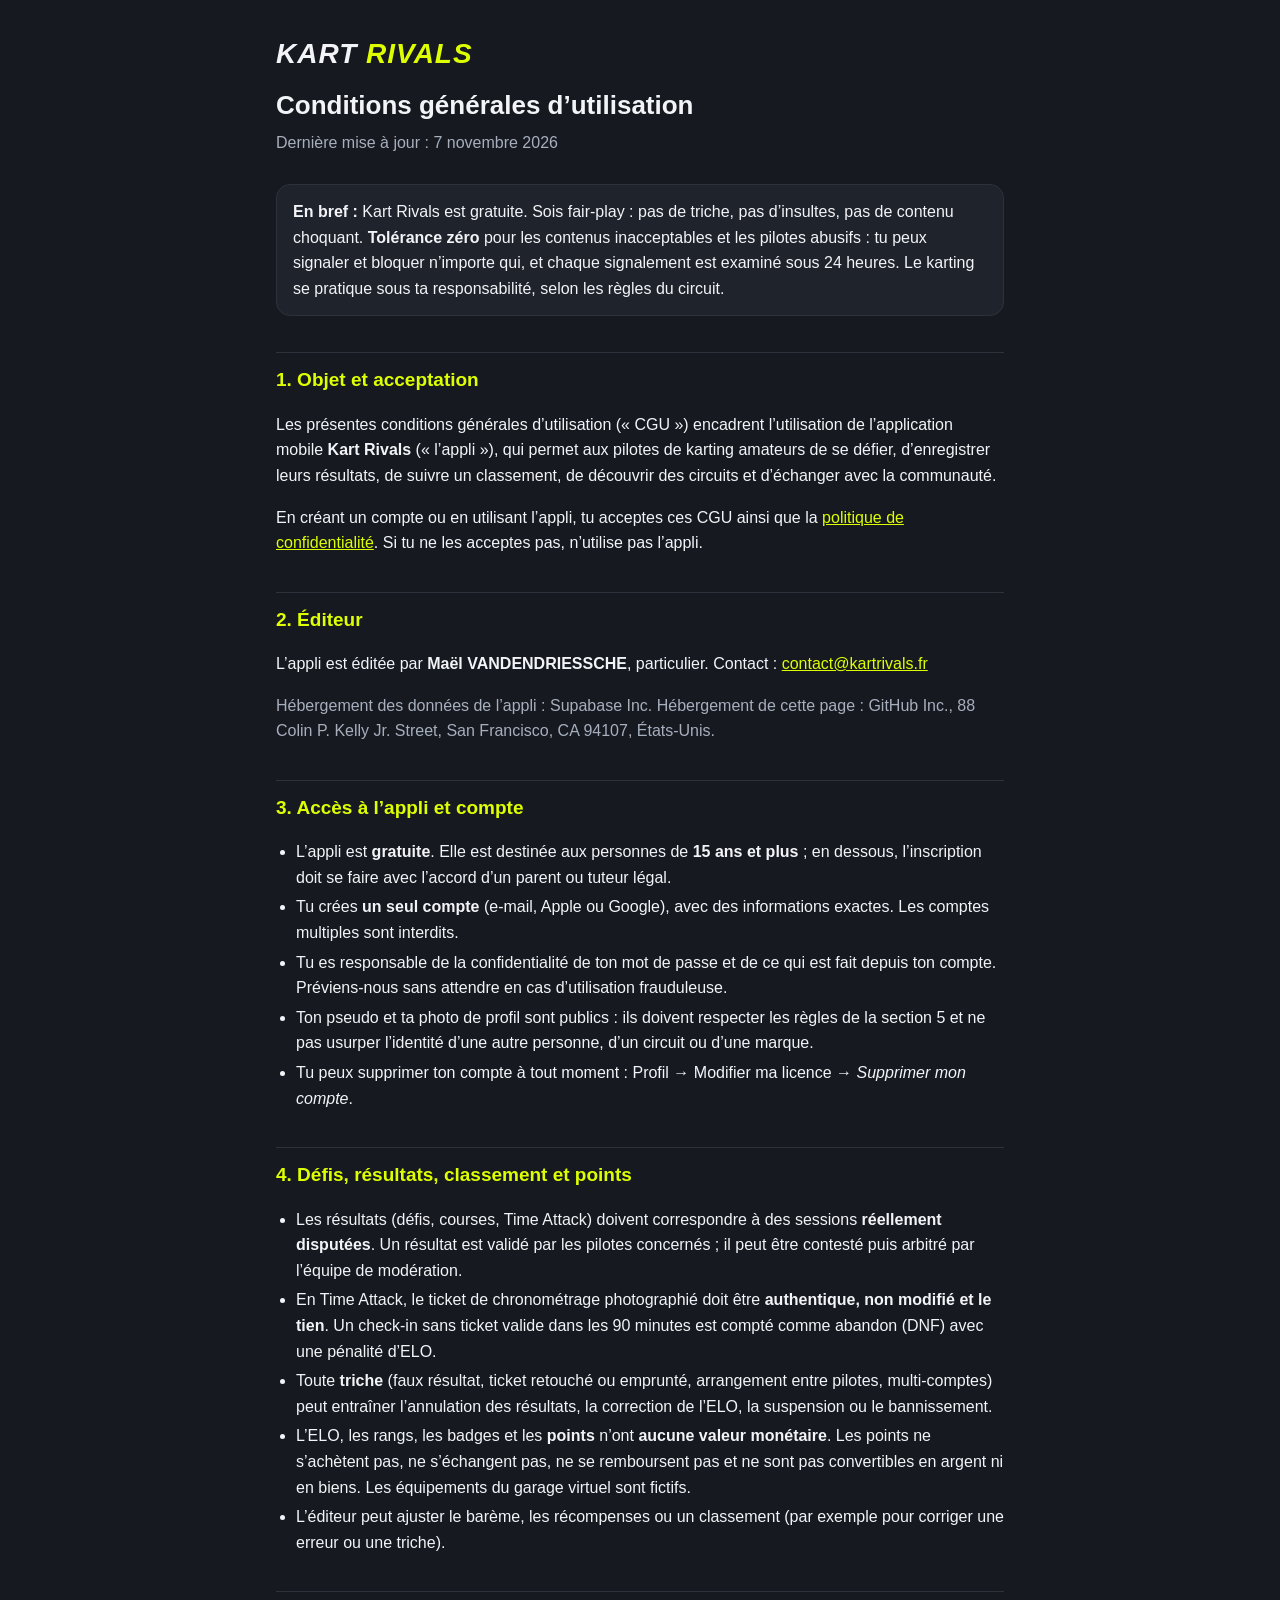
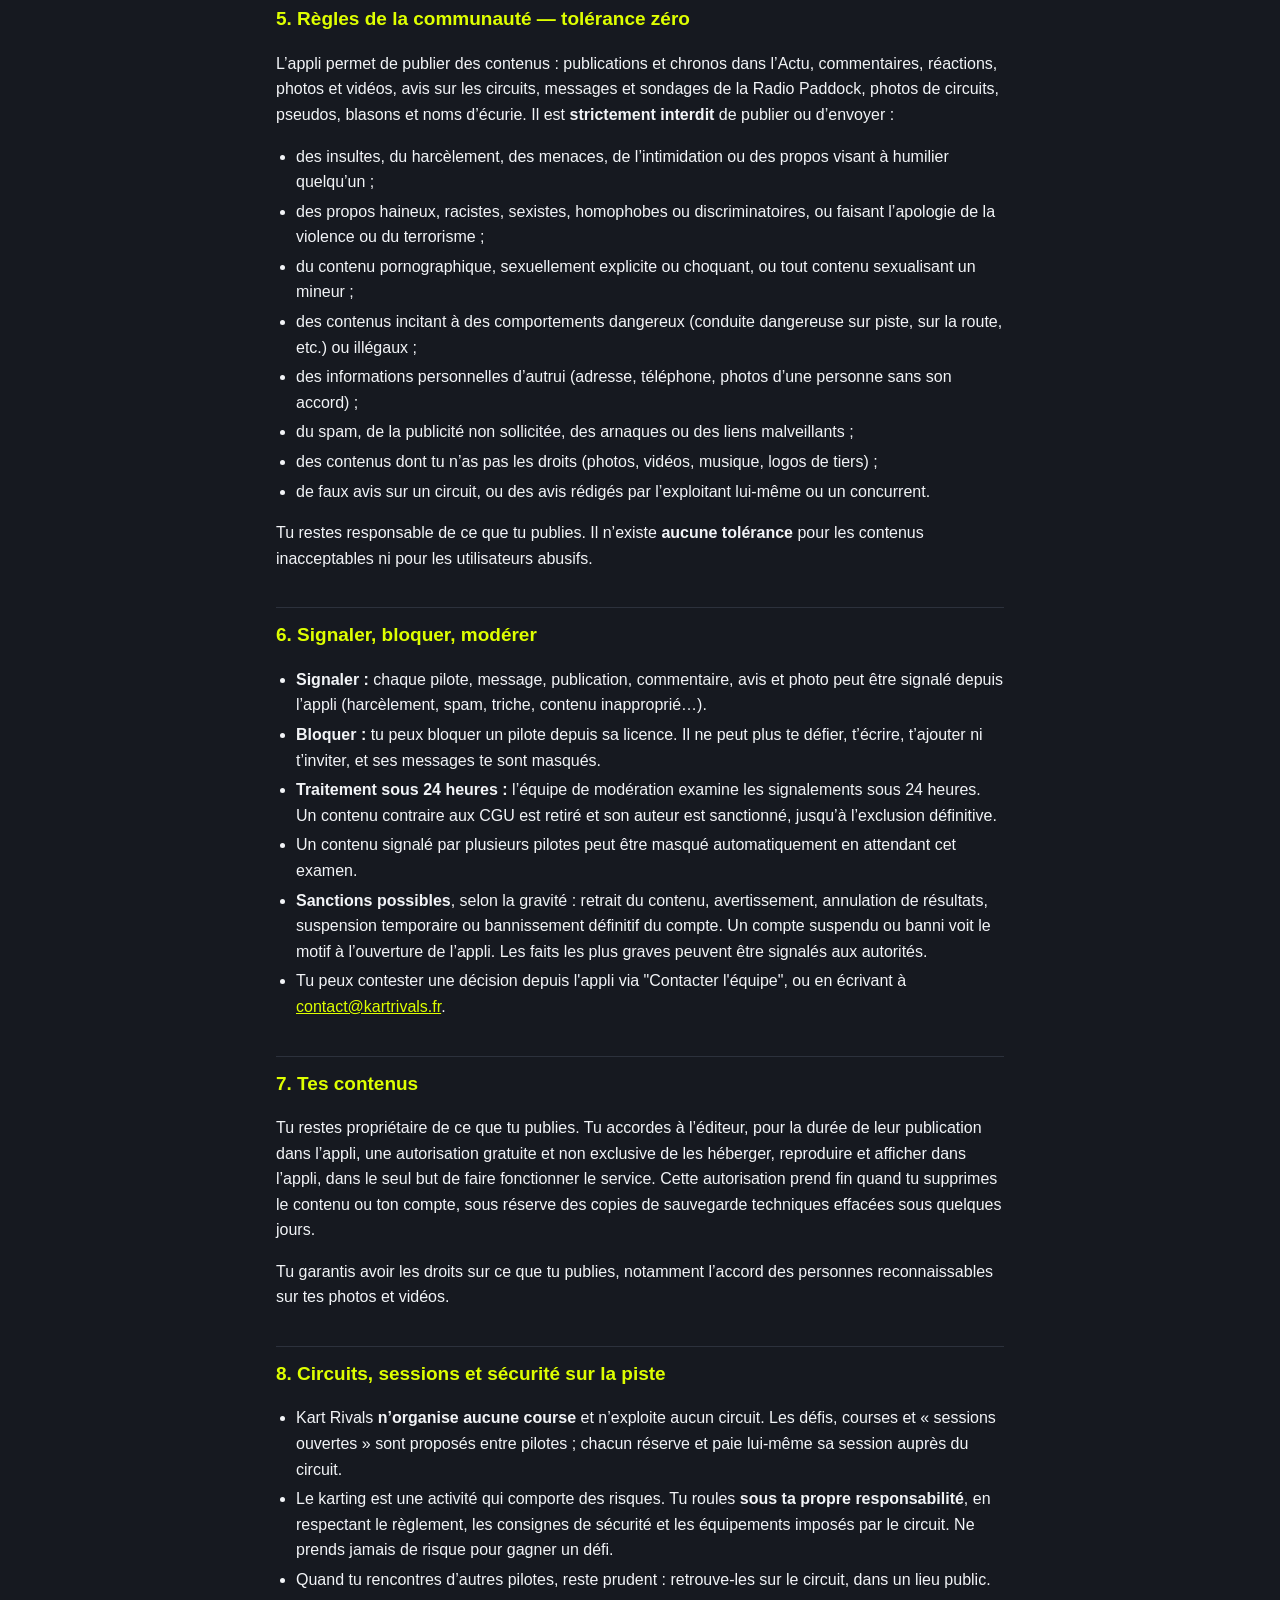
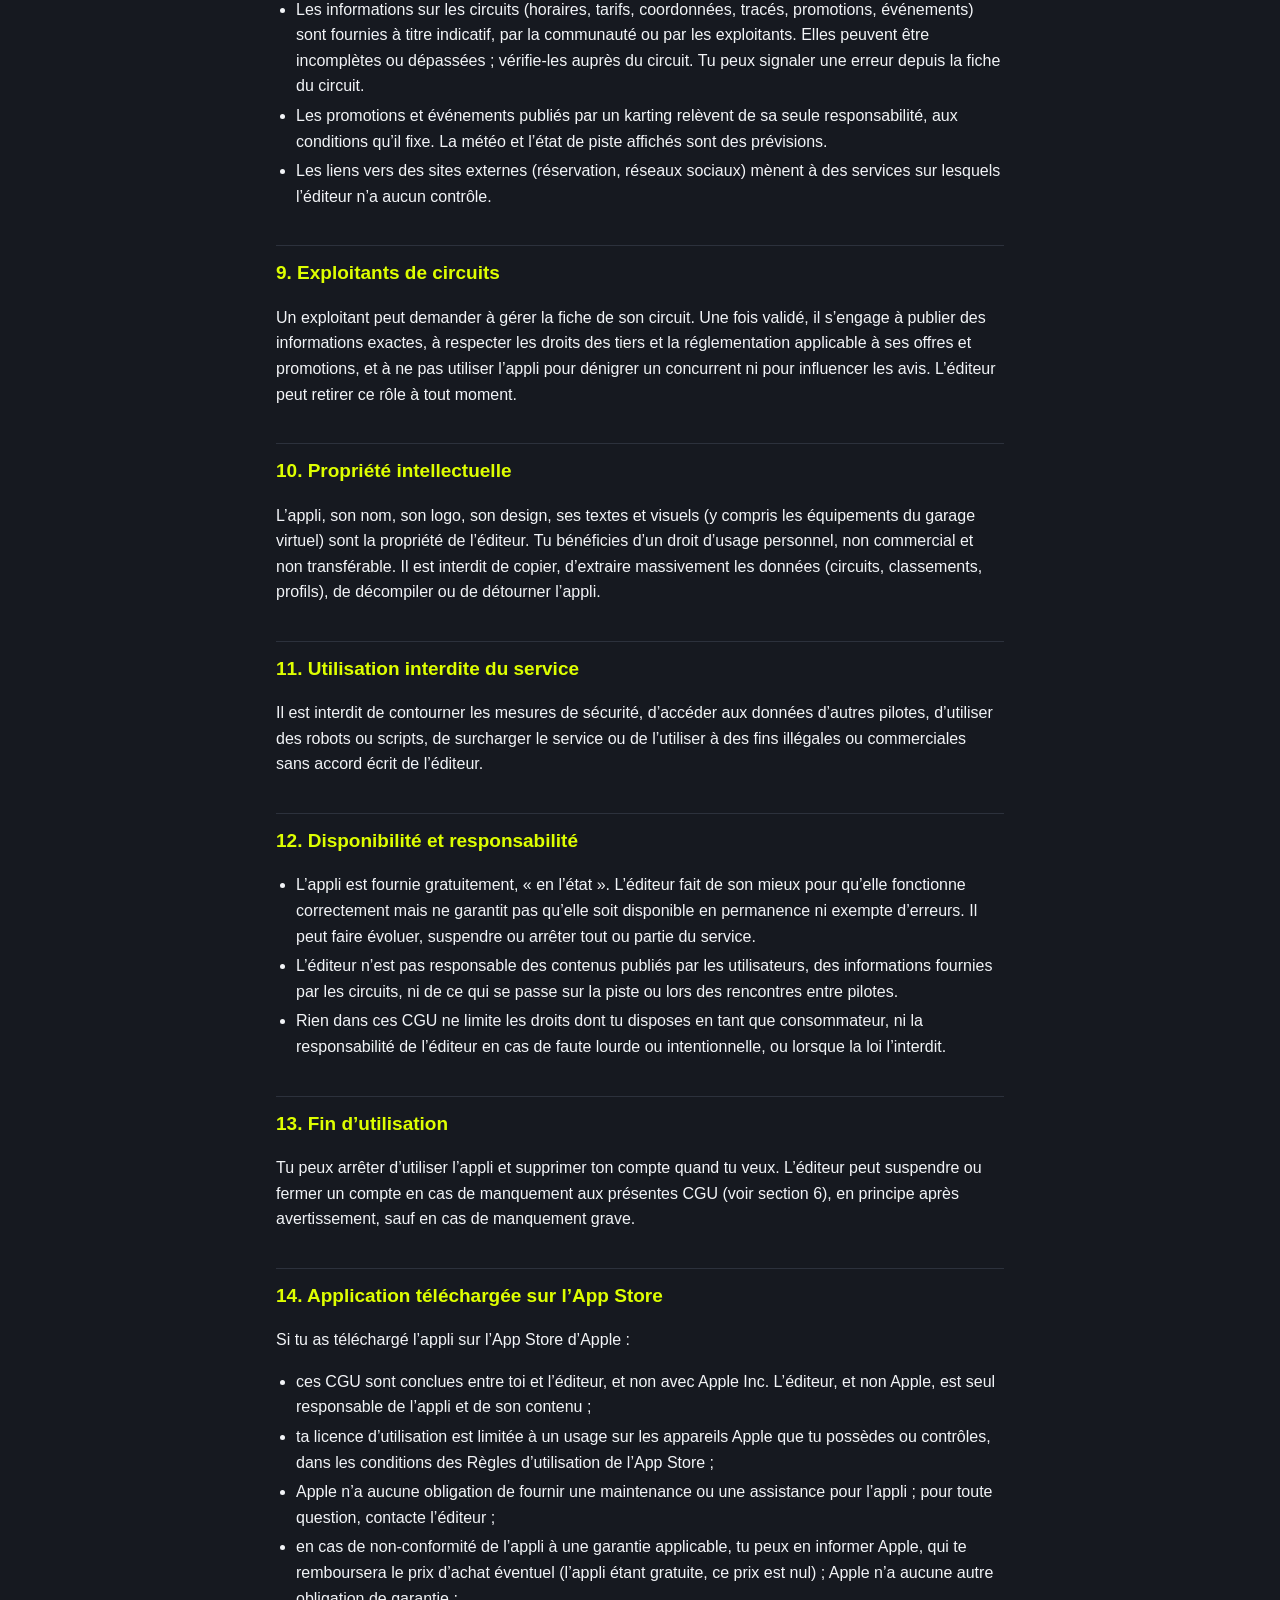
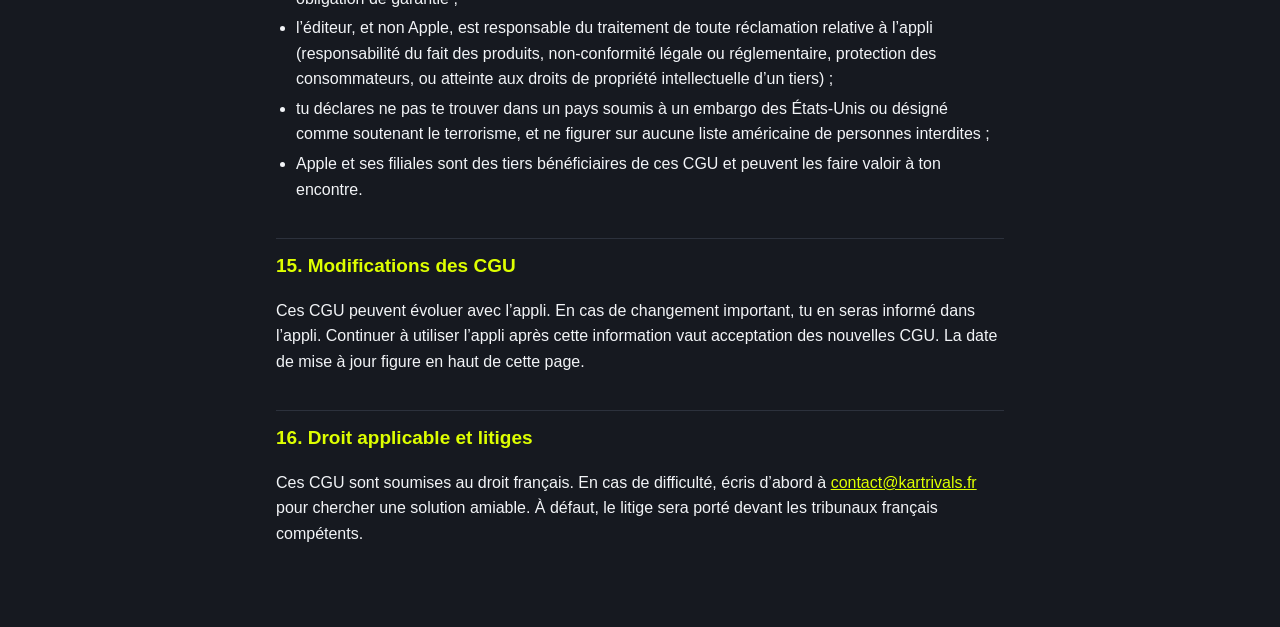
<file: public/cgu.html>
<!doctype html>
<html lang="fr">
<head>
  <meta charset="utf-8" />
  <meta name="viewport" content="width=device-width, initial-scale=1" />
  <title>Conditions d’utilisation · Kart Rivals</title>
  <meta name="description" content="Conditions générales d’utilisation de l’application Kart Rivals." />
  <style>
    :root { --night: #161920; --surface: #1f232c; --border: #2c313c; --text: #f2f4f7; --muted: #a7afbd; --volt: #deff00; }
    * { box-sizing: border-box; }
    body { margin: 0; background: var(--night); color: var(--text); font: 16px/1.6 -apple-system, BlinkMacSystemFont, "Segoe UI", Roboto, sans-serif; }
    main { max-width: 760px; margin: 0 auto; padding: 32px 16px 64px; }
    header { margin-bottom: 28px; }
    .brand { font-size: 28px; font-weight: 900; font-style: italic; letter-spacing: 1px; margin: 0; }
    .brand b { color: var(--volt); }
    h1 { font-size: 26px; margin: 8px 0 4px; }
    .updated { color: var(--muted); margin: 0; }
    h2 { font-size: 19px; margin: 36px 0 10px; padding-top: 12px; border-top: 1px solid var(--border); color: var(--volt); }
    h3 { font-size: 16px; margin: 20px 0 6px; }
    p, li { color: var(--text); }
    .muted { color: var(--muted); }
    ul { padding-left: 20px; }
    li { margin: 4px 0; }
    a { color: var(--volt); }
    .box { background: var(--surface); border: 1px solid var(--border); border-radius: 14px; padding: 14px 16px; margin: 14px 0; }
  </style>
<link rel="icon" href="/favicon.ico?v=20261030" sizes="48x48">
<link rel="icon" href="/favicon.svg?v=20261030" type="image/svg+xml">
<link rel="apple-touch-icon" href="/apple-touch-icon.png?v=20261030">
<link rel="manifest" href="/site.webmanifest?v=20261030">
<meta name="theme-color" content="#111418">

</head>
<body>
<main>
  <header>
    <p class="brand">KART <b>RIVALS</b></p>
    <h1>Conditions générales d’utilisation</h1>
    <p class="updated">Dernière mise à jour : 7 novembre 2026</p>
  </header>

  <div class="box">
    <strong>En bref :</strong> Kart Rivals est gratuite. Sois fair-play : pas de triche, pas d’insultes, pas de
    contenu choquant. <strong>Tolérance zéro</strong> pour les contenus inacceptables et les pilotes abusifs : tu
    peux signaler et bloquer n’importe qui, et chaque signalement est examiné sous 24 heures. Le karting se pratique
    sous ta responsabilité, selon les règles du circuit.
  </div>

  <h2>1. Objet et acceptation</h2>
  <p>
    Les présentes conditions générales d’utilisation (« CGU ») encadrent l’utilisation de l’application mobile
    <strong>Kart Rivals</strong> (« l’appli »), qui permet aux pilotes de karting amateurs de se défier, d’enregistrer
    leurs résultats, de suivre un classement, de découvrir des circuits et d’échanger avec la communauté.
  </p>
  <p>
    En créant un compte ou en utilisant l’appli, tu acceptes ces CGU ainsi que la
    <a href="confidentialite.html">politique de confidentialité</a>. Si tu ne les acceptes pas, n’utilise pas l’appli.
  </p>

  <h2>2. Éditeur</h2>
  <p>
    L’appli est éditée par <strong>Maël VANDENDRIESSCHE</strong>, particulier.
    Contact : <a href="mailto:contact@kartrivals.fr">contact@kartrivals.fr</a>
  </p>
  <p class="muted">
    Hébergement des données de l’appli : Supabase Inc. Hébergement de cette page : GitHub Inc., 88 Colin P. Kelly
    Jr. Street, San Francisco, CA 94107, États-Unis.
  </p>

  <h2>3. Accès à l’appli et compte</h2>
  <ul>
    <li>L’appli est <strong>gratuite</strong>. Elle est destinée aux personnes de <strong>15 ans et plus</strong> ; en dessous, l’inscription doit se faire avec l’accord d’un parent ou tuteur légal.</li>
    <li>Tu crées <strong>un seul compte</strong> (e-mail, Apple ou Google), avec des informations exactes. Les comptes multiples sont interdits.</li>
    <li>Tu es responsable de la confidentialité de ton mot de passe et de ce qui est fait depuis ton compte. Préviens-nous sans attendre en cas d’utilisation frauduleuse.</li>
    <li>Ton pseudo et ta photo de profil sont publics : ils doivent respecter les règles de la section 5 et ne pas usurper l’identité d’une autre personne, d’un circuit ou d’une marque.</li>
    <li>Tu peux supprimer ton compte à tout moment : Profil → Modifier ma licence → <em>Supprimer mon compte</em>.</li>
  </ul>

  <h2>4. Défis, résultats, classement et points</h2>
  <ul>
    <li>Les résultats (défis, courses, Time Attack) doivent correspondre à des sessions <strong>réellement disputées</strong>. Un résultat est validé par les pilotes concernés ; il peut être contesté puis arbitré par l’équipe de modération.</li>
    <li>En Time Attack, le ticket de chronométrage photographié doit être <strong>authentique, non modifié et le tien</strong>. Un check-in sans ticket valide dans les 90 minutes est compté comme abandon (DNF) avec une pénalité d’ELO.</li>
    <li>Toute <strong>triche</strong> (faux résultat, ticket retouché ou emprunté, arrangement entre pilotes, multi-comptes) peut entraîner l’annulation des résultats, la correction de l’ELO, la suspension ou le bannissement.</li>
    <li>L’ELO, les rangs, les badges et les <strong>points</strong> n’ont <strong>aucune valeur monétaire</strong>. Les points ne s’achètent pas, ne s’échangent pas, ne se remboursent pas et ne sont pas convertibles en argent ni en biens. Les équipements du garage virtuel sont fictifs.</li>
    <li>L’éditeur peut ajuster le barème, les récompenses ou un classement (par exemple pour corriger une erreur ou une triche).</li>
  </ul>

  <h2>5. Règles de la communauté — tolérance zéro</h2>
  <p>
    L’appli permet de publier des contenus : publications et chronos dans l’Actu, commentaires, réactions, photos et
    vidéos, avis sur les circuits, messages et sondages de la Radio Paddock, photos de circuits, pseudos, blasons et
    noms d’écurie. Il est <strong>strictement interdit</strong> de publier ou d’envoyer :
  </p>
  <ul>
    <li>des insultes, du harcèlement, des menaces, de l’intimidation ou des propos visant à humilier quelqu’un ;</li>
    <li>des propos haineux, racistes, sexistes, homophobes ou discriminatoires, ou faisant l’apologie de la violence ou du terrorisme ;</li>
    <li>du contenu pornographique, sexuellement explicite ou choquant, ou tout contenu sexualisant un mineur ;</li>
    <li>des contenus incitant à des comportements dangereux (conduite dangereuse sur piste, sur la route, etc.) ou illégaux ;</li>
    <li>des informations personnelles d’autrui (adresse, téléphone, photos d’une personne sans son accord) ;</li>
    <li>du spam, de la publicité non sollicitée, des arnaques ou des liens malveillants ;</li>
    <li>des contenus dont tu n’as pas les droits (photos, vidéos, musique, logos de tiers) ;</li>
    <li>de faux avis sur un circuit, ou des avis rédigés par l’exploitant lui-même ou un concurrent.</li>
  </ul>
  <p>
    Tu restes responsable de ce que tu publies. Il n’existe <strong>aucune tolérance</strong> pour les contenus
    inacceptables ni pour les utilisateurs abusifs.
  </p>

  <h2>6. Signaler, bloquer, modérer</h2>
  <ul>
    <li><strong>Signaler :</strong> chaque pilote, message, publication, commentaire, avis et photo peut être signalé depuis l’appli (harcèlement, spam, triche, contenu inapproprié…).</li>
    <li><strong>Bloquer :</strong> tu peux bloquer un pilote depuis sa licence. Il ne peut plus te défier, t’écrire, t’ajouter ni t’inviter, et ses messages te sont masqués.</li>
    <li><strong>Traitement sous 24 heures :</strong> l’équipe de modération examine les signalements sous 24 heures. Un contenu contraire aux CGU est retiré et son auteur est sanctionné, jusqu’à l’exclusion définitive.</li>
    <li>Un contenu signalé par plusieurs pilotes peut être masqué automatiquement en attendant cet examen.</li>
    <li><strong>Sanctions possibles</strong>, selon la gravité : retrait du contenu, avertissement, annulation de résultats, suspension temporaire ou bannissement définitif du compte. Un compte suspendu ou banni voit le motif à l’ouverture de l’appli. Les faits les plus graves peuvent être signalés aux autorités.</li>
    <li>Tu peux contester une décision depuis l'appli via "Contacter l'équipe", ou en écrivant à <a href="mailto:contact@kartrivals.fr">contact@kartrivals.fr</a>.</li>
  </ul>

  <h2>7. Tes contenus</h2>
  <p>
    Tu restes propriétaire de ce que tu publies. Tu accordes à l’éditeur, pour la durée de leur publication dans
    l’appli, une autorisation gratuite et non exclusive de les héberger, reproduire et afficher dans l’appli, dans le
    seul but de faire fonctionner le service. Cette autorisation prend fin quand tu supprimes le contenu ou ton
    compte, sous réserve des copies de sauvegarde techniques effacées sous quelques jours.
  </p>
  <p>
    Tu garantis avoir les droits sur ce que tu publies, notamment l’accord des personnes reconnaissables sur tes
    photos et vidéos.
  </p>

  <h2>8. Circuits, sessions et sécurité sur la piste</h2>
  <ul>
    <li>Kart Rivals <strong>n’organise aucune course</strong> et n’exploite aucun circuit. Les défis, courses et « sessions ouvertes » sont proposés entre pilotes ; chacun réserve et paie lui-même sa session auprès du circuit.</li>
    <li>Le karting est une activité qui comporte des risques. Tu roules <strong>sous ta propre responsabilité</strong>, en respectant le règlement, les consignes de sécurité et les équipements imposés par le circuit. Ne prends jamais de risque pour gagner un défi.</li>
    <li>Quand tu rencontres d’autres pilotes, reste prudent : retrouve-les sur le circuit, dans un lieu public.</li>
    <li>Les informations sur les circuits (horaires, tarifs, coordonnées, tracés, promotions, événements) sont fournies à titre indicatif, par la communauté ou par les exploitants. Elles peuvent être incomplètes ou dépassées ; vérifie-les auprès du circuit. Tu peux signaler une erreur depuis la fiche du circuit.</li>
    <li>Les promotions et événements publiés par un karting relèvent de sa seule responsabilité, aux conditions qu’il fixe. La météo et l’état de piste affichés sont des prévisions.</li>
    <li>Les liens vers des sites externes (réservation, réseaux sociaux) mènent à des services sur lesquels l’éditeur n’a aucun contrôle.</li>
  </ul>

  <h2>9. Exploitants de circuits</h2>
  <p>
    Un exploitant peut demander à gérer la fiche de son circuit. Une fois validé, il s’engage à publier des
    informations exactes, à respecter les droits des tiers et la réglementation applicable à ses offres et
    promotions, et à ne pas utiliser l’appli pour dénigrer un concurrent ni pour influencer les avis. L’éditeur peut
    retirer ce rôle à tout moment.
  </p>

  <h2>10. Propriété intellectuelle</h2>
  <p>
    L’appli, son nom, son logo, son design, ses textes et visuels (y compris les équipements du garage virtuel) sont
    la propriété de l’éditeur. Tu bénéficies d’un droit d’usage personnel, non commercial et non transférable. Il est
    interdit de copier, d’extraire massivement les données (circuits, classements, profils), de décompiler ou de
    détourner l’appli.
  </p>

  <h2>11. Utilisation interdite du service</h2>
  <p>
    Il est interdit de contourner les mesures de sécurité, d’accéder aux données d’autres pilotes, d’utiliser des
    robots ou scripts, de surcharger le service ou de l’utiliser à des fins illégales ou commerciales sans accord
    écrit de l’éditeur.
  </p>

  <h2>12. Disponibilité et responsabilité</h2>
  <ul>
    <li>L’appli est fournie gratuitement, « en l’état ». L’éditeur fait de son mieux pour qu’elle fonctionne correctement mais ne garantit pas qu’elle soit disponible en permanence ni exempte d’erreurs. Il peut faire évoluer, suspendre ou arrêter tout ou partie du service.</li>
    <li>L’éditeur n’est pas responsable des contenus publiés par les utilisateurs, des informations fournies par les circuits, ni de ce qui se passe sur la piste ou lors des rencontres entre pilotes.</li>
    <li>Rien dans ces CGU ne limite les droits dont tu disposes en tant que consommateur, ni la responsabilité de l’éditeur en cas de faute lourde ou intentionnelle, ou lorsque la loi l’interdit.</li>
  </ul>

  <h2>13. Fin d’utilisation</h2>
  <p>
    Tu peux arrêter d’utiliser l’appli et supprimer ton compte quand tu veux. L’éditeur peut suspendre ou fermer un
    compte en cas de manquement aux présentes CGU (voir section 6), en principe après avertissement, sauf en cas de
    manquement grave.
  </p>

  <h2>14. Application téléchargée sur l’App Store</h2>
  <p>Si tu as téléchargé l’appli sur l’App Store d’Apple :</p>
  <ul>
    <li>ces CGU sont conclues entre toi et l’éditeur, et non avec Apple Inc. L’éditeur, et non Apple, est seul responsable de l’appli et de son contenu ;</li>
    <li>ta licence d’utilisation est limitée à un usage sur les appareils Apple que tu possèdes ou contrôles, dans les conditions des Règles d’utilisation de l’App Store ;</li>
    <li>Apple n’a aucune obligation de fournir une maintenance ou une assistance pour l’appli ; pour toute question, contacte l’éditeur ;</li>
    <li>en cas de non-conformité de l’appli à une garantie applicable, tu peux en informer Apple, qui te remboursera le prix d’achat éventuel (l’appli étant gratuite, ce prix est nul) ; Apple n’a aucune autre obligation de garantie ;</li>
    <li>l’éditeur, et non Apple, est responsable du traitement de toute réclamation relative à l’appli (responsabilité du fait des produits, non-conformité légale ou réglementaire, protection des consommateurs, ou atteinte aux droits de propriété intellectuelle d’un tiers) ;</li>
    <li>tu déclares ne pas te trouver dans un pays soumis à un embargo des États-Unis ou désigné comme soutenant le terrorisme, et ne figurer sur aucune liste américaine de personnes interdites ;</li>
    <li>Apple et ses filiales sont des tiers bénéficiaires de ces CGU et peuvent les faire valoir à ton encontre.</li>
  </ul>

  <h2>15. Modifications des CGU</h2>
  <p>
    Ces CGU peuvent évoluer avec l’appli. En cas de changement important, tu en seras informé dans l’appli. Continuer
    à utiliser l’appli après cette information vaut acceptation des nouvelles CGU. La date de mise à jour figure en
    haut de cette page.
  </p>

  <h2>16. Droit applicable et litiges</h2>
  <p>
    Ces CGU sont soumises au droit français. En cas de difficulté, écris d’abord à
    <a href="mailto:contact@kartrivals.fr">contact@kartrivals.fr</a> pour chercher une solution amiable. À défaut,
    le litige sera porté devant les tribunaux français compétents.
  </p>
</main>
</body>
</html>
</file>
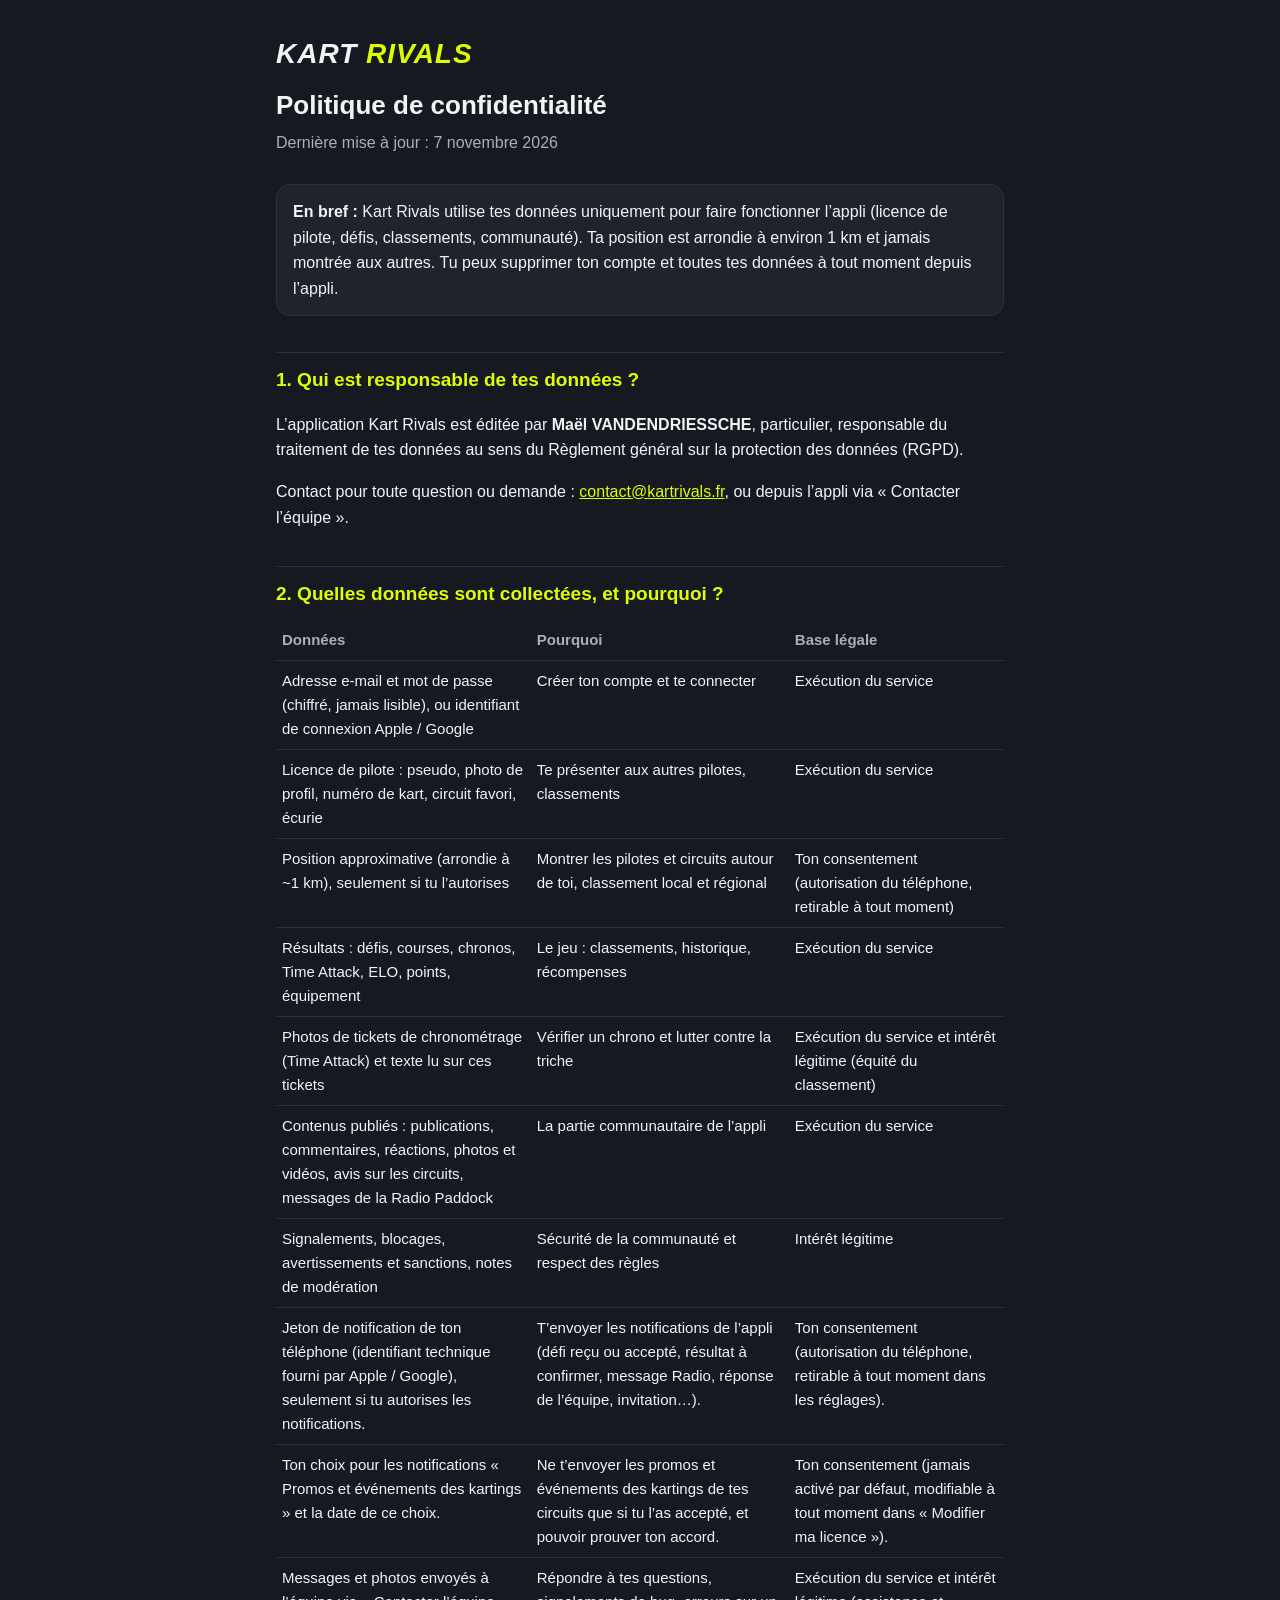
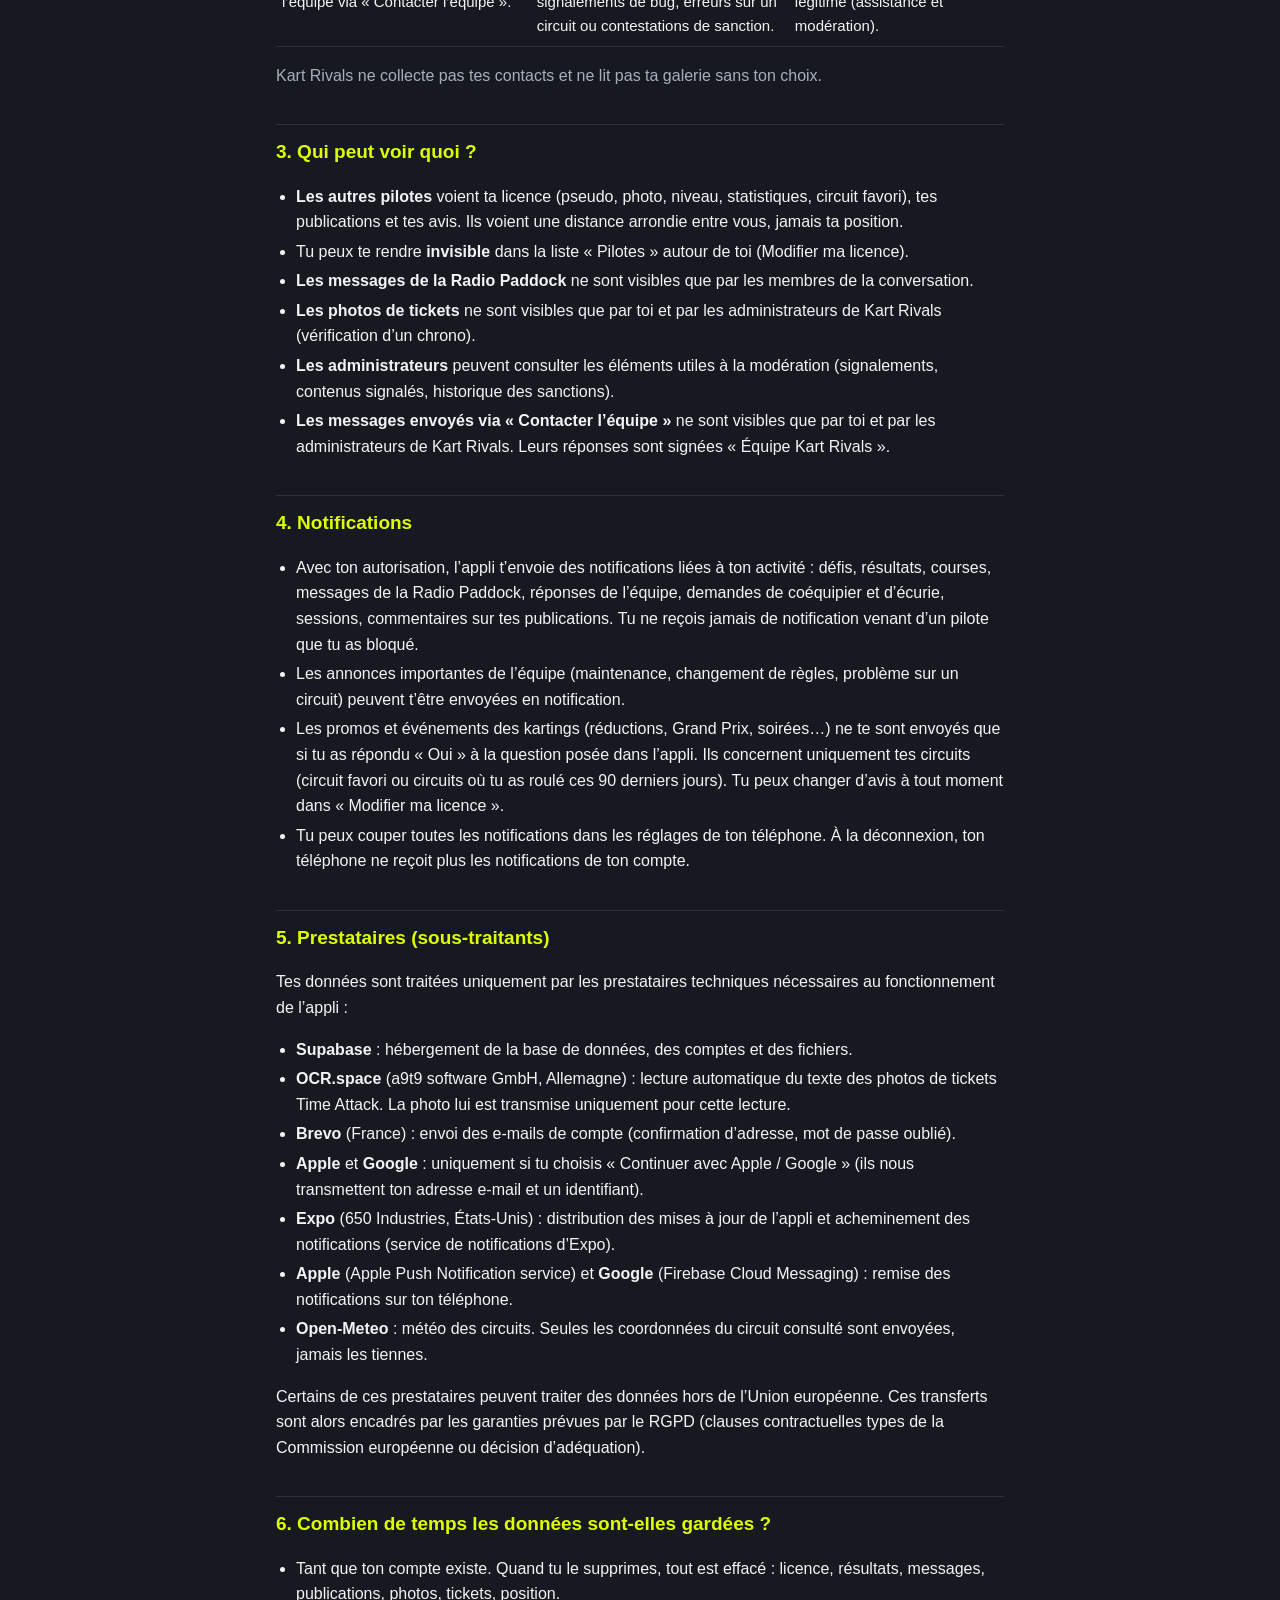
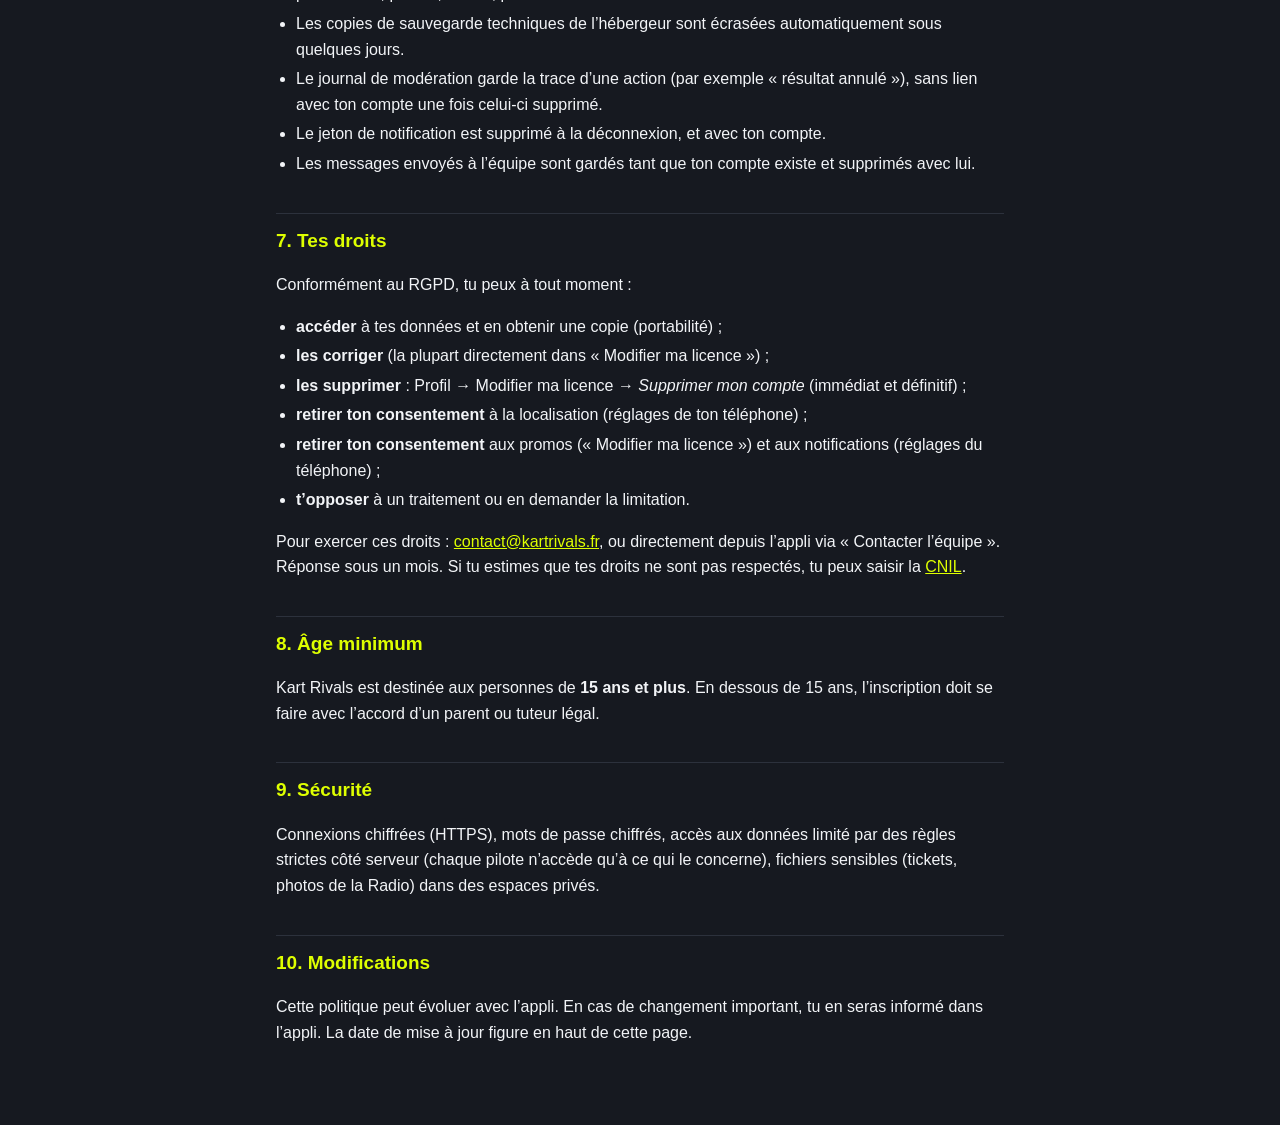
<file: public/confidentialite.html>
<!doctype html>
<html lang="fr">
<head>
  <meta charset="utf-8" />
  <meta name="viewport" content="width=device-width, initial-scale=1" />
  <title>Confidentialité · Kart Rivals</title>
  <meta name="description" content="Politique de confidentialité de l’application Kart Rivals." />
  <style>
    :root { --night: #161920; --surface: #1f232c; --border: #2c313c; --text: #f2f4f7; --muted: #a7afbd; --volt: #deff00; }
    * { box-sizing: border-box; }
    body { margin: 0; background: var(--night); color: var(--text); font: 16px/1.6 -apple-system, BlinkMacSystemFont, "Segoe UI", Roboto, sans-serif; }
    main { max-width: 760px; margin: 0 auto; padding: 32px 16px 64px; }
    header { margin-bottom: 28px; }
    .brand { font-size: 28px; font-weight: 900; font-style: italic; letter-spacing: 1px; margin: 0; }
    .brand b { color: var(--volt); }
    h1 { font-size: 26px; margin: 8px 0 4px; }
    .updated { color: var(--muted); margin: 0; }
    h2 { font-size: 19px; margin: 36px 0 10px; padding-top: 12px; border-top: 1px solid var(--border); color: var(--volt); }
    h3 { font-size: 16px; margin: 20px 0 6px; }
    p, li { color: var(--text); }
    .muted { color: var(--muted); }
    ul { padding-left: 20px; }
    li { margin: 4px 0; }
    a { color: var(--volt); }
    .box { background: var(--surface); border: 1px solid var(--border); border-radius: 14px; padding: 14px 16px; margin: 14px 0; }
    table { width: 100%; border-collapse: collapse; margin: 10px 0; font-size: 15px; }
    th, td { text-align: left; vertical-align: top; padding: 8px 6px; border-bottom: 1px solid var(--border); }
    th { color: var(--muted); font-weight: 600; }
    @media (max-width: 520px) { table, thead, tbody, tr, th, td { display: block; } thead { display: none; } td { border: 0; padding: 2px 0; } tr { border-bottom: 1px solid var(--border); padding: 8px 0; } td:first-child { font-weight: 700; } }
  </style>
<link rel="icon" href="/favicon.ico?v=20261030" sizes="48x48">
<link rel="icon" href="/favicon.svg?v=20261030" type="image/svg+xml">
<link rel="apple-touch-icon" href="/apple-touch-icon.png?v=20261030">
<link rel="manifest" href="/site.webmanifest?v=20261030">
<meta name="theme-color" content="#111418">

</head>
<body>
<main>
  <header>
    <p class="brand">KART <b>RIVALS</b></p>
    <h1>Politique de confidentialité</h1>
    <p class="updated">Dernière mise à jour : 7 novembre 2026</p>
  </header>

  <div class="box">
    <strong>En bref :</strong> Kart Rivals utilise tes données uniquement pour faire fonctionner l’appli (licence de
    pilote, défis, classements, communauté). Ta
    position est arrondie à environ 1 km et jamais montrée aux autres. Tu peux supprimer ton compte et toutes tes
    données à tout moment depuis l’appli.
  </div>

  <h2>1. Qui est responsable de tes données ?</h2>
  <p>
    L’application Kart Rivals est éditée par <strong>Maël VANDENDRIESSCHE</strong>, particulier, responsable du
    traitement de tes données au sens du Règlement général sur la protection des données (RGPD).
  </p>
  <p>Contact pour toute question ou demande : <a href="mailto:contact@kartrivals.fr">contact@kartrivals.fr</a>, ou depuis l’appli via « Contacter l’équipe ».</p>

  <h2>2. Quelles données sont collectées, et pourquoi ?</h2>
  <table>
    <thead><tr><th>Données</th><th>Pourquoi</th><th>Base légale</th></tr></thead>
    <tbody>
      <tr>
        <td>Adresse e-mail et mot de passe (chiffré, jamais lisible), ou identifiant de connexion Apple / Google</td>
        <td>Créer ton compte et te connecter</td>
        <td>Exécution du service</td>
      </tr>
      <tr>
        <td>Licence de pilote : pseudo, photo de profil, numéro de kart, circuit favori, écurie</td>
        <td>Te présenter aux autres pilotes, classements</td>
        <td>Exécution du service</td>
      </tr>
      <tr>
        <td>Position approximative (arrondie à ~1 km), seulement si tu l’autorises</td>
        <td>Montrer les pilotes et circuits autour de toi, classement local et régional</td>
        <td>Ton consentement (autorisation du téléphone, retirable à tout moment)</td>
      </tr>
      <tr>
        <td>Résultats : défis, courses, chronos, Time Attack, ELO, points, équipement</td>
        <td>Le jeu : classements, historique, récompenses</td>
        <td>Exécution du service</td>
      </tr>
      <tr>
        <td>Photos de tickets de chronométrage (Time Attack) et texte lu sur ces tickets</td>
        <td>Vérifier un chrono et lutter contre la triche</td>
        <td>Exécution du service et intérêt légitime (équité du classement)</td>
      </tr>
      <tr>
        <td>Contenus publiés : publications, commentaires, réactions, photos et vidéos, avis sur les circuits, messages de la Radio Paddock</td>
        <td>La partie communautaire de l’appli</td>
        <td>Exécution du service</td>
      </tr>
      <tr>
        <td>Signalements, blocages, avertissements et sanctions, notes de modération</td>
        <td>Sécurité de la communauté et respect des règles</td>
        <td>Intérêt légitime</td>
      </tr>
      <tr>
        <td>Jeton de notification de ton téléphone (identifiant technique fourni par Apple / Google), seulement si tu autorises les notifications.</td>
        <td>T’envoyer les notifications de l’appli (défi reçu ou accepté, résultat à confirmer, message Radio, réponse de l’équipe, invitation…).</td>
        <td>Ton consentement (autorisation du téléphone, retirable à tout moment dans les réglages).</td>
      </tr>
      <tr>
        <td>Ton choix pour les notifications « Promos et événements des kartings » et la date de ce choix.</td>
        <td>Ne t’envoyer les promos et événements des kartings de tes circuits que si tu l’as accepté, et pouvoir prouver ton accord.</td>
        <td>Ton consentement (jamais activé par défaut, modifiable à tout moment dans « Modifier ma licence »).</td>
      </tr>
      <tr>
        <td>Messages et photos envoyés à l’équipe via « Contacter l’équipe ».</td>
        <td>Répondre à tes questions, signalements de bug, erreurs sur un circuit ou contestations de sanction.</td>
        <td>Exécution du service et intérêt légitime (assistance et modération).</td>
      </tr>
    </tbody>
  </table>
  <p class="muted">
    Kart Rivals ne collecte pas tes contacts et ne lit pas ta galerie sans ton choix.
  </p>

  <h2>3. Qui peut voir quoi ?</h2>
  <ul>
    <li><strong>Les autres pilotes</strong> voient ta licence (pseudo, photo, niveau, statistiques, circuit favori), tes publications et tes avis. Ils voient une distance arrondie entre vous, jamais ta position.</li>
    <li>Tu peux te rendre <strong>invisible</strong> dans la liste « Pilotes » autour de toi (Modifier ma licence).</li>
    <li><strong>Les messages de la Radio Paddock</strong> ne sont visibles que par les membres de la conversation.</li>
    <li><strong>Les photos de tickets</strong> ne sont visibles que par toi et par les administrateurs de Kart Rivals (vérification d’un chrono).</li>
    <li><strong>Les administrateurs</strong> peuvent consulter les éléments utiles à la modération (signalements, contenus signalés, historique des sanctions).</li>
    <li><strong>Les messages envoyés via « Contacter l’équipe »</strong> ne sont visibles que par toi et par les administrateurs de Kart Rivals. Leurs réponses sont signées « Équipe Kart Rivals ».</li>
  </ul>

  <h2>4. Notifications</h2>
  <ul>
    <li>Avec ton autorisation, l’appli t’envoie des notifications liées à ton activité : défis, résultats, courses, messages de la Radio Paddock, réponses de l’équipe, demandes de coéquipier et d’écurie, sessions, commentaires sur tes publications. Tu ne reçois jamais de notification venant d’un pilote que tu as bloqué.</li>
    <li>Les annonces importantes de l’équipe (maintenance, changement de règles, problème sur un circuit) peuvent t’être envoyées en notification.</li>
    <li>Les promos et événements des kartings (réductions, Grand Prix, soirées…) ne te sont envoyés que si tu as répondu « Oui » à la question posée dans l’appli. Ils concernent uniquement tes circuits (circuit favori ou circuits où tu as roulé ces 90 derniers jours). Tu peux changer d’avis à tout moment dans « Modifier ma licence ».</li>
    <li>Tu peux couper toutes les notifications dans les réglages de ton téléphone. À la déconnexion, ton téléphone ne reçoit plus les notifications de ton compte.</li>
  </ul>

  <h2>5. Prestataires (sous-traitants)</h2>
  <p>Tes données sont traitées uniquement par les prestataires techniques nécessaires au fonctionnement de l’appli :</p>
  <ul>
    <li><strong>Supabase</strong> : hébergement de la base de données, des comptes et des fichiers.</li>
    <li><strong>OCR.space</strong> (a9t9 software GmbH, Allemagne) : lecture automatique du texte des photos de tickets Time Attack. La photo lui est transmise uniquement pour cette lecture.</li>
    <li><strong>Brevo</strong> (France) : envoi des e-mails de compte (confirmation d’adresse, mot de passe oublié).</li>
    <li><strong>Apple</strong> et <strong>Google</strong> : uniquement si tu choisis « Continuer avec Apple / Google » (ils nous transmettent ton adresse e-mail et un identifiant).</li>
    <li><strong>Expo</strong> (650 Industries, États-Unis) : distribution des mises à jour de l’appli et acheminement des notifications (service de notifications d’Expo).</li>
    <li><strong>Apple</strong> (Apple Push Notification service) et <strong>Google</strong> (Firebase Cloud Messaging) : remise des notifications sur ton téléphone.</li>
    <li><strong>Open-Meteo</strong> : météo des circuits. Seules les coordonnées du circuit consulté sont envoyées, jamais les tiennes.</li>
  </ul>
  <p>
    Certains de ces prestataires peuvent traiter des données hors de l’Union européenne. Ces transferts sont alors
    encadrés par les garanties prévues par le RGPD (clauses contractuelles types de la Commission européenne ou
    décision d’adéquation).
  </p>

  <h2>6. Combien de temps les données sont-elles gardées ?</h2>
  <ul>
    <li>Tant que ton compte existe. Quand tu le supprimes, tout est effacé : licence, résultats, messages, publications, photos, tickets, position.</li>
    <li>Les copies de sauvegarde techniques de l’hébergeur sont écrasées automatiquement sous quelques jours.</li>
    <li>Le journal de modération garde la trace d’une action (par exemple « résultat annulé »), sans lien avec ton compte une fois celui-ci supprimé.</li>
    <li>Le jeton de notification est supprimé à la déconnexion, et avec ton compte.</li>
    <li>Les messages envoyés à l’équipe sont gardés tant que ton compte existe et supprimés avec lui.</li>
  </ul>

  <h2>7. Tes droits</h2>
  <p>Conformément au RGPD, tu peux à tout moment :</p>
  <ul>
    <li><strong>accéder</strong> à tes données et en obtenir une copie (portabilité) ;</li>
    <li><strong>les corriger</strong> (la plupart directement dans « Modifier ma licence ») ;</li>
    <li><strong>les supprimer</strong> : Profil → Modifier ma licence → <em>Supprimer mon compte</em> (immédiat et définitif) ;</li>
    <li><strong>retirer ton consentement</strong> à la localisation (réglages de ton téléphone) ;</li>
    <li><strong>retirer ton consentement</strong> aux promos (« Modifier ma licence ») et aux notifications (réglages du téléphone) ;</li>
    <li><strong>t’opposer</strong> à un traitement ou en demander la limitation.</li>
  </ul>
  <p>
    Pour exercer ces droits : <a href="mailto:contact@kartrivals.fr">contact@kartrivals.fr</a>, ou directement depuis l’appli via « Contacter l’équipe ». Réponse sous un mois.
    Si tu estimes que tes droits ne sont pas respectés, tu peux saisir la
    <a href="https://www.cnil.fr/fr/plaintes" rel="noopener">CNIL</a>.
  </p>

  <h2>8. Âge minimum</h2>
  <p>
    Kart Rivals est destinée aux personnes de <strong>15 ans et plus</strong>. En dessous de 15 ans, l’inscription
    doit se faire avec l’accord d’un parent ou tuteur légal.
  </p>

  <h2>9. Sécurité</h2>
  <p>
    Connexions chiffrées (HTTPS), mots de passe chiffrés, accès aux données limité par des règles strictes côté
    serveur (chaque pilote n’accède qu’à ce qui le concerne), fichiers sensibles (tickets, photos de la Radio)
    dans des espaces privés.
  </p>

  <h2>10. Modifications</h2>
  <p>
    Cette politique peut évoluer avec l’appli. En cas de changement important, tu en seras informé dans l’appli.
    La date de mise à jour figure en haut de cette page.
  </p>
</main>
</body>
</html>
</file>
